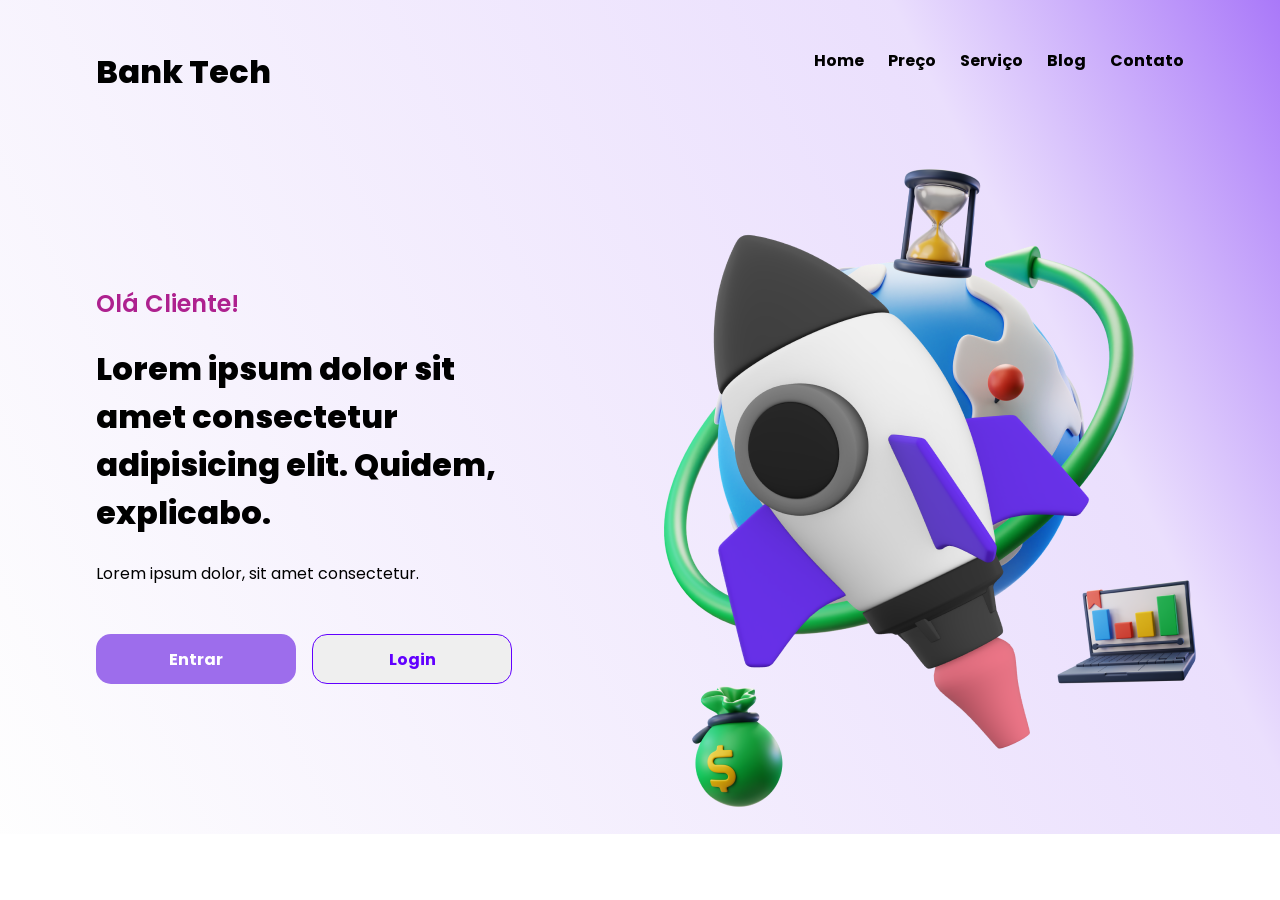
<file: HTML - CSS/aula 11/index.html>
<!DOCTYPE html>
<html lang="en">

<head>
    <meta charset="UTF-8">
    <title>Site Bank Tech</title>
    <link rel="stylesheet" href="style.css">
</head>

<body>
    <div class="container">

        <div class="menu">
            <div class="title">Bank Tech</div>
            <div class="menu-items">
                <div class="menu-items">Home</div>
                <div class="menu-items">Preço</div>
                <div class="menu-items">Serviço</div>
                <div class="menu-items">Blog</div>
                <div class="menu-items">Contato</div>
            </div>
        </div>

    <div class="content">
        <div class="text-content">
            <div class="subtitle">
                Olá Cliente!
            </div>

            <div class="title">
                Lorem ipsum dolor sit amet consectetur adipisicing elit. Quidem, explicabo.
            </div>

            <div class="description">
                Lorem ipsum dolor, sit amet consectetur.
            </div>

            <div class="buttons">
                <div><button class="button1">Entrar</button></div>
                <div><button class="button2">Login</button></div>
            </div>
        </div>
        <div class="image">
            <img src="image.png">
        </div>
    </div>
    </div>
</body>

</html>
</file>
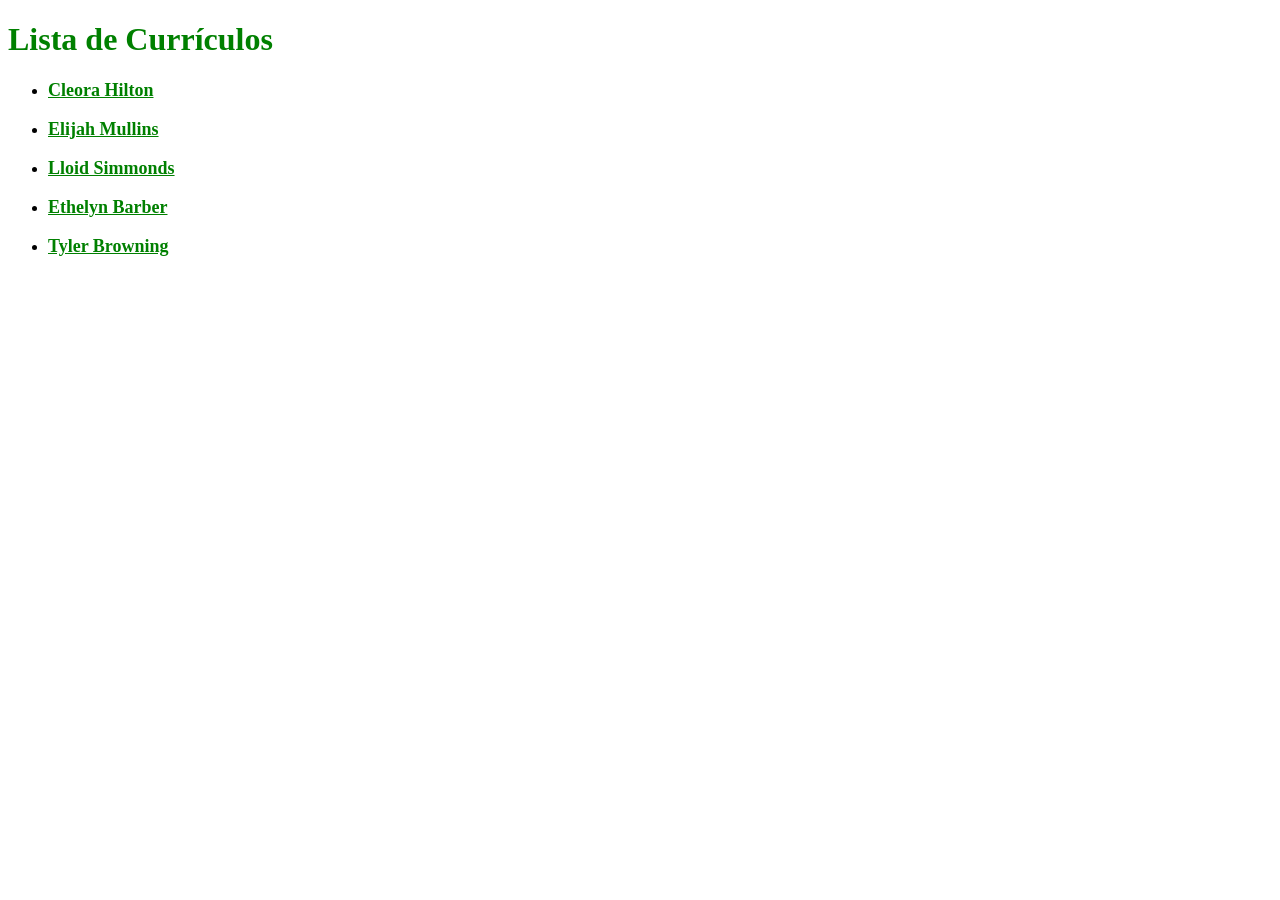
<file: HTML - CSS/aula 03/exercicio4/index.html>
<!DOCTYPE html>
<html lang="en">
<head>
    <meta charset="UTF-8">
    <title>Exercício 4 - Aula 3</title>
    <link rel=stylesheet href="style.css">
</head>
<body>

<h1><b>Lista de Currículos</b></h1>

<ul>
  <li><a href="email1.html"><b>Cleora Hilton</b></a></li>
  <br>
  <li><a href="email2.html"><b>Elijah Mullins</b></a></li>
  <br>
  <li><a href="email3.html"><b>Lloid Simmonds</b></a></li>
  <br>
  <li><a href="email4.html"><b>Ethelyn Barber</b></a></li>
  <br>
  <li><a href="email5.html"><b>Tyler Browning</b></a></li>
</ul>
</body>
</html>
</file>
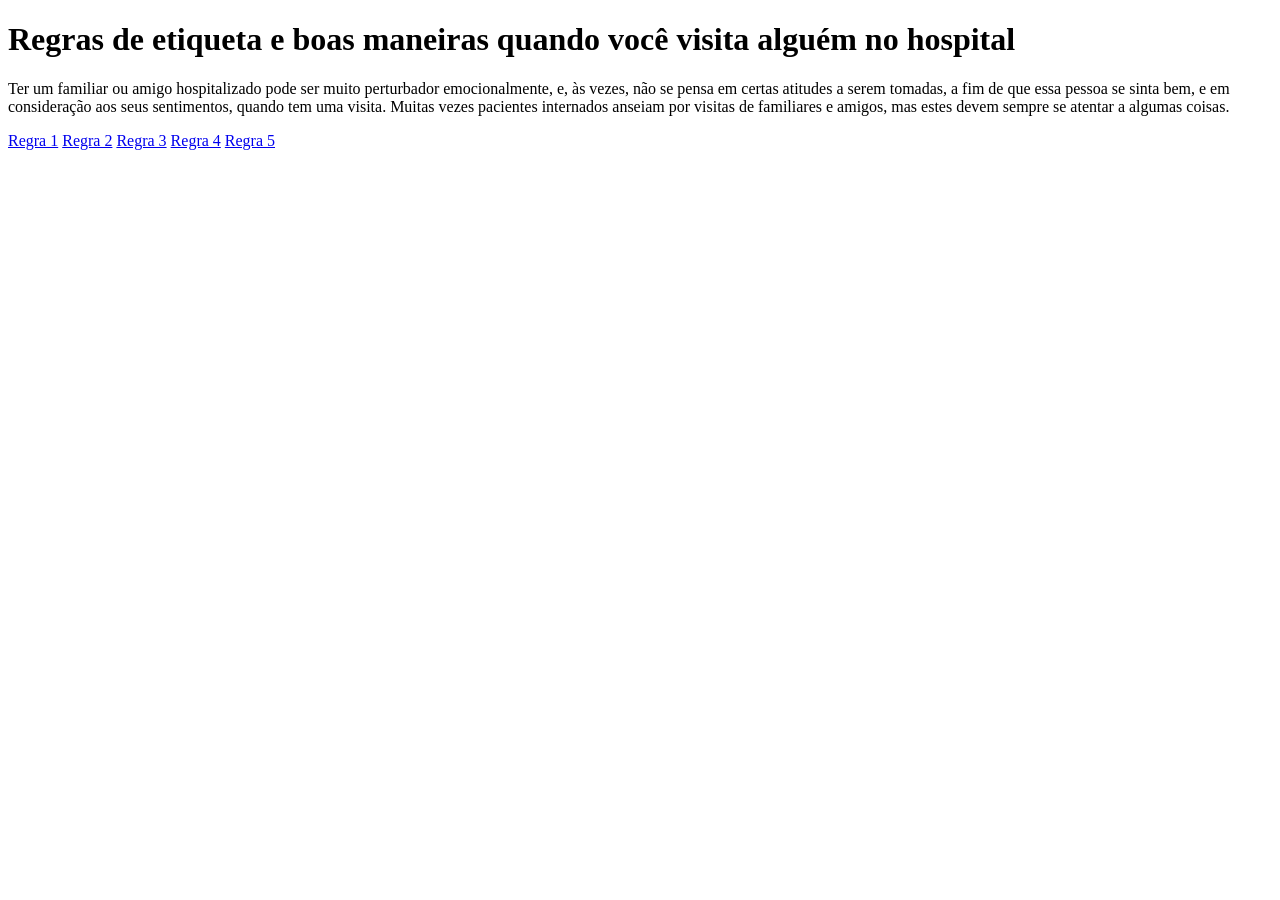
<file: HTML - CSS/aula 04/exercicio5.html/index.html>
<!DOCTYPE html>
<html lang="en">
<head>
    <meta charset="UTF-8">
    <title>Exercício 5 - Aula 4</title>
</head>
<body>
<style>
    a:visited{
     color: blue;  
    }
</style>
  <h1>Regras de etiqueta e boas maneiras quando você visita alguém no hospital</h1>
  <p>Ter um familiar ou amigo hospitalizado pode ser muito perturbador emocionalmente, e, às vezes, não se pensa em certas atitudes a serem tomadas, a fim de que essa pessoa se sinta bem, e em consideração aos seus sentimentos, quando tem uma visita. Muitas vezes pacientes internados anseiam por visitas de familiares e amigos, mas estes devem sempre se atentar a algumas coisas. </p>
  <a href="regra1.html">Regra 1</a> <a href="regra2.html">Regra 2</a> <a href="regra3.html">Regra 3</a> <a href="regra4.html">Regra 4</a> <a href="regra5.html">Regra 5</a>

</body>

</html>
</file>
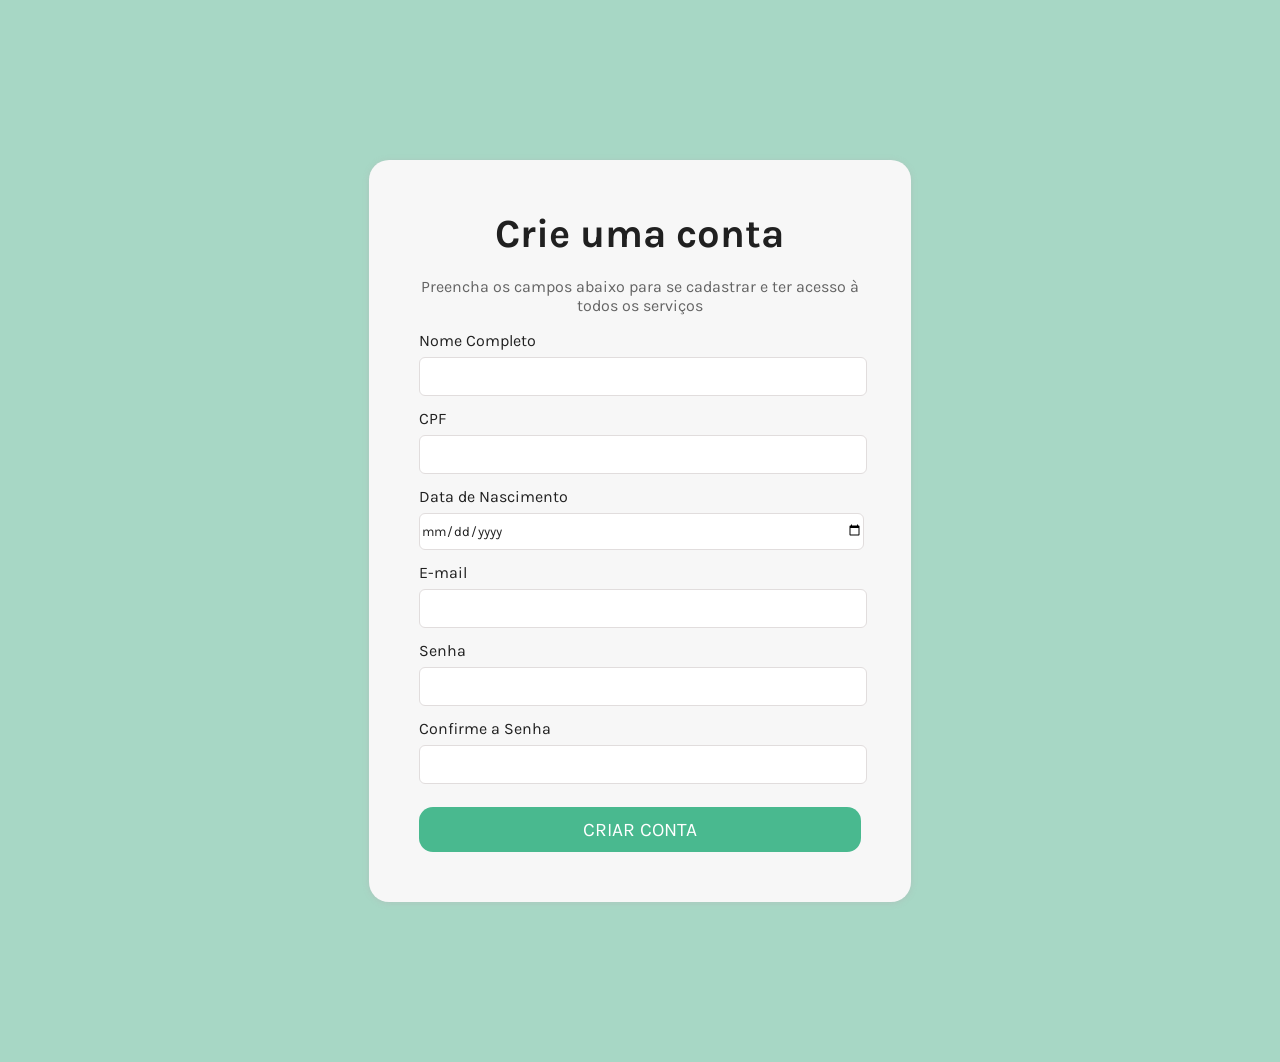
<file: HTML - CSS/aula 07/exercicio2/index.html>
<!DOCTYPE html>
<html lang="pt-BR">
<head>
    <meta charset="UTF-8">
    <title>Formulário</title>
    <link rel="stylesheet" href="style.css">
</head>
<body>
    <div class="conteudo">
        <div class="titulo">Crie uma conta</div>
        <div class="subtitulo">Preencha os campos abaixo para se cadastrar e ter acesso à todos os serviços</div>
        <form>
            <div>
                <label for="nome">Nome Completo</label><br>
                <input id="nome" name="nome" type="text">
            </div>
            <div>
                <label for="cpf">CPF</label><br>
                <input id="cpf" name="cpf" type="number">
            </div>
            <div>
                <label for="dataNascimento">Data de Nascimento</label><br>
                <input id="dataNascimento" name="dataNascimento" type="date" />
            </div>
            <div>
                <label for="email">E-mail</label><br>
                <input id="email" name="email" type="email"/>
            </div>
            <div>
                <label for="senha">Senha</label><br>
                <input id="senha" name="senha" type="password"/>
            </div>
            <div>
                <label for="confirmaSenha">Confirme a Senha</label><br>
                <input id="confirmaSenha" name="confirmaSenha" type="password"/>
            </div>
            <button>CRIAR CONTA</button>
        </form>
    </div>
</body>
</html>
</file>
<file: HTML - CSS/aula 11/style.css>
@import url('https://fonts.googleapis.com/css2?family=Poppins:wght@600;700;800&display=swap');

*{
    font-family: 'Poppins', 'sans-serif';
}

body{
    margin: 0;
}

.container{
    background: linear-gradient(243.36deg, #7526f59e 0%, #7f38f329 22.93%, rgba(245, 245, 245, 0.12) 100%);
    padding: 1em 6rem;
}
.menu{
    display: flex;
    justify-content: space-between;
    font-weight: 700;
    font-size: 1rem;
    padding: 2em 0;
    
}
.menu-items{
    display: flex;
    gap: 1.5rem;
    justify-content: flex-end;
}
.title{
    font-weight: 800;
    font-size: 2rem;
    padding-bottom: 1.5rem;
}

.content{
    display: flex;    
    align-items: center;
    gap: 5rem;
}
.text-content{
    max-width: 50%;
}
.subtitle{
    color: #AE218F;
    font-weight: 600;
    font-size: 1.5rem;
    padding-bottom: 1.5rem;
}
.title{
    font-weight: 800;
    font-size: 2rem;
    padding-bottom: 1.5rem;
}
.description{
    font-size: 1rem;
    padding-bottom: 3rem;
}
.buttons{
    width: 100%;
    display: flex;
    gap: 1rem;
}
.button1{
    max-width: 200px;
    width: 200px;
    height: 50px;
    font-weight: bold;
    font-size: 1rem;
    border-radius: 15px; 
    border: 0;
    color: white;  
    background: #9D6DEC;
}
.button2{
    max-width: 200px;
    width: 200px;
    height: 50px;
    font-weight: bold;
    font-size: 1rem;
    border-radius: 15px; 
    color: #6100FF;
    border: 1px solid #6100FF;
}
.image{
    max-height: 1000px;
}
</file>
<file: HTML - CSS/aula 03/exercicio4/style.css>
a:visited{
    color: green;
  }
  h1{
    color: green;
    font: 'Poppins';
    font-size: 32px;
  }
a:link{
    color: green;
    font: 'Poppins';
    font-size: 18px;
}
</file>
<file: HTML - CSS/aula 07/exercicio2/style.css>
@import url('https://fonts.googleapis.com/css2?family=Karla&display=swap');

* {
    font-family: "karla", sans-serif;
    color: #202020;
}

body {
    background-color: #A7D7C5;
}

.conteudo {
    margin: 10em auto;
    max-width: 35%;
    padding: 50px;
    background: #f7f7f7;
    border-radius: 20px;
    box-shadow: 0px 1px 5px 1px #b4b4b457;
}

.titulo {
    text-align: center;
    color: #202020;
    font-weight: bold;
    font-size: 2.5em;
    margin-bottom: 0.5em;
}

.subtitulo {
    color: #646464;
    text-align: center;
    margin-bottom: 1em;
}

label {   
    color: #202020;
}

input {
    margin-top: 0.5em;
    margin-bottom: 1em;
    width: 100%;
    height: 35px;
    border-radius: 6px;
    border: 1px solid #e1dddd;
}

button {
    background: #49b98f;
    color: white;
    width: 100%;
    height: 45px;
    border: none;
    border-radius: 14px;
    font-size: 1.2em;
    margin-top: 10px;
}
</file>
